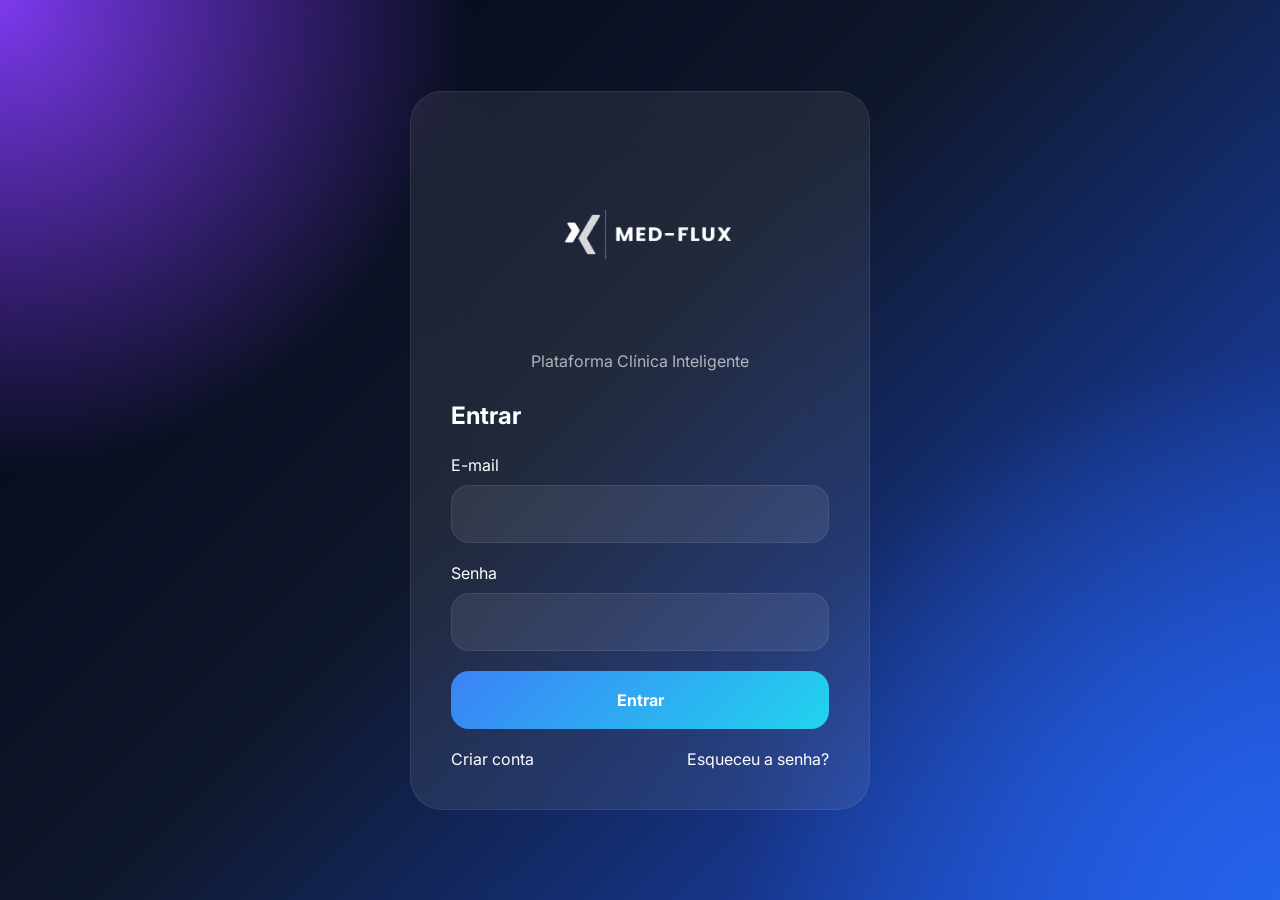
<file: index.html>
<!DOCTYPE html>
<html lang="pt-br">
<head>

  <meta charset="UTF-8">
  <meta name="viewport" content="width=device-width, initial-scale=1.0">

  <title>MEDFLUX</title>

  <link rel="preconnect" href="https://fonts.googleapis.com">
  <link rel="preconnect" href="https://fonts.gstatic.com" crossorigin>

  <link href="https://fonts.googleapis.com/css2?family=Inter:wght@400;500;600;700;800;900&display=swap" rel="stylesheet">

  <link rel="stylesheet" href="style.css">

</head>
<body>

<div class="auth-container">

  <div class="auth-card">

    <div class="logo">
      <img 
        src="assets/Modern_X_letter_Logo-removebg-preview.png" 
        alt="Logo"
        style="width: 215px; height: 205px;"
      >

      <p>Plataforma Clínica Inteligente</p>
    </div>

    <!-- LOGIN -->

    <div id="loginBox">

      <h2>Entrar</h2>

      <div class="form-group">
        <label>E-mail</label>
        <input type="email" id="loginEmail">
      </div>

      <div class="form-group">
        <label>Senha</label>
        <input type="password" id="loginPassword">
      </div>

      <button onclick="login()" class="primary-btn">
        Entrar
      </button>

      <div class="links">

        <a href="#" onclick="showRegister()">
          Criar conta
        </a>

        <a href="#" onclick="forgotPassword()">
          Esqueceu a senha?
        </a>

      </div>

    </div>

    <!-- REGISTER -->

    <div id="registerBox" style="display:none;">

      <h2>Criar Conta</h2>

      <div class="form-group">
        <label>Nome</label>
        <input type="text" id="registerName">
      </div>

      <div class="form-group">
        <label>E-mail</label>
        <input type="email" id="registerEmail">
      </div>

      <div class="form-group">
        <label>Senha</label>
        <input type="password" id="registerPassword">
      </div>

      <div class="form-group">

        <label>Tipo de Conta</label>

        <select id="registerRole">

          <option value="patient">
            Paciente
          </option>

          <option value="doctor">
            Médico
          </option>

        </select>

      </div>

      <button onclick="register()" class="primary-btn">
        Criar Conta
      </button>

      <div class="links">

        <a href="#" onclick="showLogin()">
          Já possui conta?
        </a>

      </div>

    </div>

  </div>

</div>

<script src="script.js"></script>

</body>
</html>
</file>
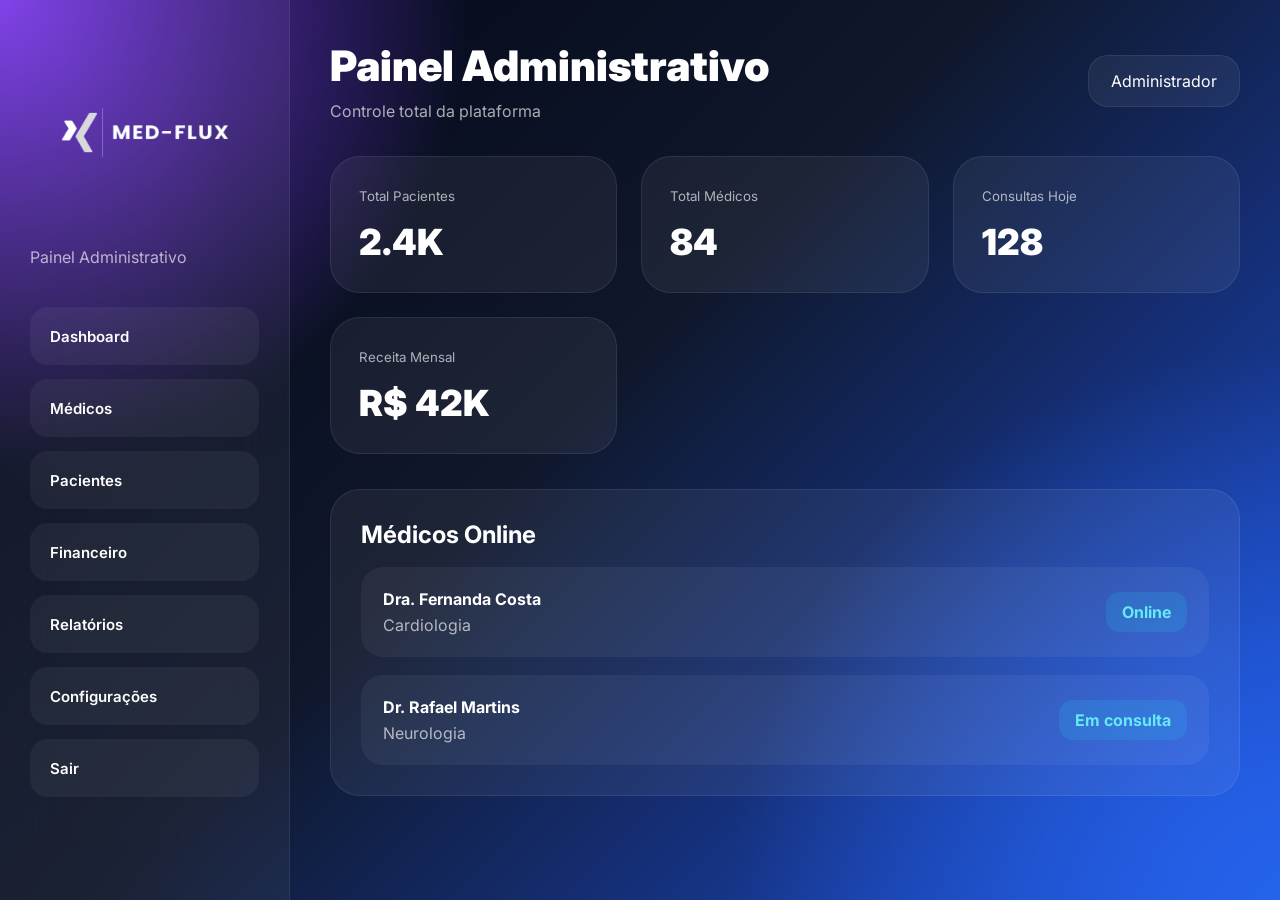
<file: admin.html>
<!DOCTYPE html>
<html lang="pt-br">
<head>

<meta charset="UTF-8">
<meta name="viewport" content="width=device-width, initial-scale=1.0">

<title>Administrador • MEDFLUX</title>

<link rel="preconnect" href="https://fonts.googleapis.com">
<link rel="preconnect" href="https://fonts.gstatic.com" crossorigin>

<link href="https://fonts.googleapis.com/css2?family=Inter:wght@400;500;600;700;800;900&display=swap" rel="stylesheet">
<link rel="stylesheet" href="admin-js-css/admin.css">
</head>
<body>

<div class="dashboard">

  <!-- SIDEBAR -->

  <aside class="sidebar">

    <div class="logo">

      <img src="assets/Modern_X_letter_Logo-removebg-preview.png" alt="" style="width: 215px; height: 205px;">
      <p>Painel Administrativo</p>

    </div>

    <div class="menu">

      <button onclick="showPage('dashboard')">
        Dashboard
      </button>

      <button onclick="showPage('doctors')">
        Médicos
      </button>

      <button onclick="showPage('patients')">
        Pacientes
      </button>

      <button onclick="showPage('finance')">
        Financeiro
      </button>

      <button onclick="showPage('reports')">
        Relatórios
      </button>

      <button onclick="showPage('settings')">
        Configurações
      </button>

      <button onclick="logout()">
        Sair
      </button>

    </div>

  </aside>

  <!-- MAIN -->

  <main class="main">

    <!-- DASHBOARD -->

    <section id="dashboardPage" class="page">

      <div class="topbar">

        <div>

          <h1>
            Painel Administrativo
          </h1>

          <p>
            Controle total da plataforma
          </p>

        </div>

        <div class="profile">
          Administrador
        </div>

      </div>

      <div class="cards">

        <div class="card">
          <small>Total Pacientes</small>
          <h2>2.4K</h2>
        </div>

        <div class="card">
          <small>Total Médicos</small>
          <h2>84</h2>
        </div>

        <div class="card">
          <small>Consultas Hoje</small>
          <h2>128</h2>
        </div>

        <div class="card">
          <small>Receita Mensal</small>
          <h2>R$ 42K</h2>
        </div>

      </div>

      <div class="box">

        <h2>Médicos Online</h2>

        <div class="item">

          <div>

            <strong>Dra. Fernanda Costa</strong>
            <p>Cardiologia</p>

          </div>

          <div class="status">
            Online
          </div>

        </div>

        <div class="item">

          <div>

            <strong>Dr. Rafael Martins</strong>
            <p>Neurologia</p>

          </div>

          <div class="status">
            Em consulta
          </div>

        </div>

      </div>

    </section>

    <!-- MÉDICOS -->

    <section id="doctorsPage" class="page hidden">

      <h1>Médicos</h1>

      <div class="box">

        <table class="table">

          <tr>
            <th>Nome</th>
            <th>Especialidade</th>
            <th>Status</th>
          </tr>

          <tr>
            <td>Dra. Fernanda Costa</td>
            <td>Cardiologia</td>
            <td>Online</td>
          </tr>

          <tr>
            <td>Dr. Lucas Almeida</td>
            <td>Dermatologia</td>
            <td>Offline</td>
          </tr>

        </table>

      </div>

    </section>

    <!-- PACIENTES -->

    <section id="patientsPage" class="page hidden">

      <h1>Pacientes</h1>

      <div class="box">

        <table class="table">

          <tr>
            <th>Nome</th>
            <th>Última Consulta</th>
            <th>Status</th>
          </tr>

          <tr>
            <td>João Silva</td>
            <td>12/05/2026</td>
            <td>Ativo</td>
          </tr>

          <tr>
            <td>Maria Oliveira</td>
            <td>15/05/2026</td>
            <td>Pendente</td>
          </tr>

        </table>

      </div>

    </section>

    <!-- FINANCEIRO -->

    <section id="financePage" class="page hidden">

      <h1>Financeiro</h1>

      <div class="cards">

        <div class="card">
          <small>Receita Total</small>
          <h2>R$ 120K</h2>
        </div>

        <div class="card">
          <small>Pagamentos Pendentes</small>
          <h2>R$ 8K</h2>
        </div>

      </div>

      <div class="box">

        <h2>Últimos Pagamentos</h2>

        <div class="item">

          <div>

            <strong>João Silva</strong>
            <p>Consulta Cardiológica</p>

          </div>

          <div class="status">
            Pago
          </div>

        </div>

      </div>

    </section>

    <!-- RELATÓRIOS -->

    <section id="reportsPage" class="page hidden">

      <h1>Relatórios</h1>

      <div class="box">

        <div class="item">

          <div>

            <strong>Relatório Mensal</strong>
            <p>Consultas realizadas no mês</p>

          </div>

          <div class="status">
            PDF
          </div>

        </div>

        <div class="item">

          <div>

            <strong>Relatório Financeiro</strong>
            <p>Receitas da clínica</p>

          </div>

          <div class="status">
            XLSX
          </div>

        </div>

      </div>

    </section>

    <!-- CONFIG -->

    <section id="settingsPage" class="page hidden">

      <h1>Configurações</h1>

      <div class="box">

        <input
          class="input"
          type="text"
          placeholder="Nome da Clínica"
        >

        <input
          class="input"
          type="email"
          placeholder="E-mail da Clínica"
        >

        <input
          class="input"
          type="text"
          placeholder="Telefone"
        >

        <button class="save-btn">
          Salvar Alterações
        </button>

      </div>

    </section>

  </main>

</div>

<script src="admin-js-css/admin.js"></script>

</body>
</html>
</file>
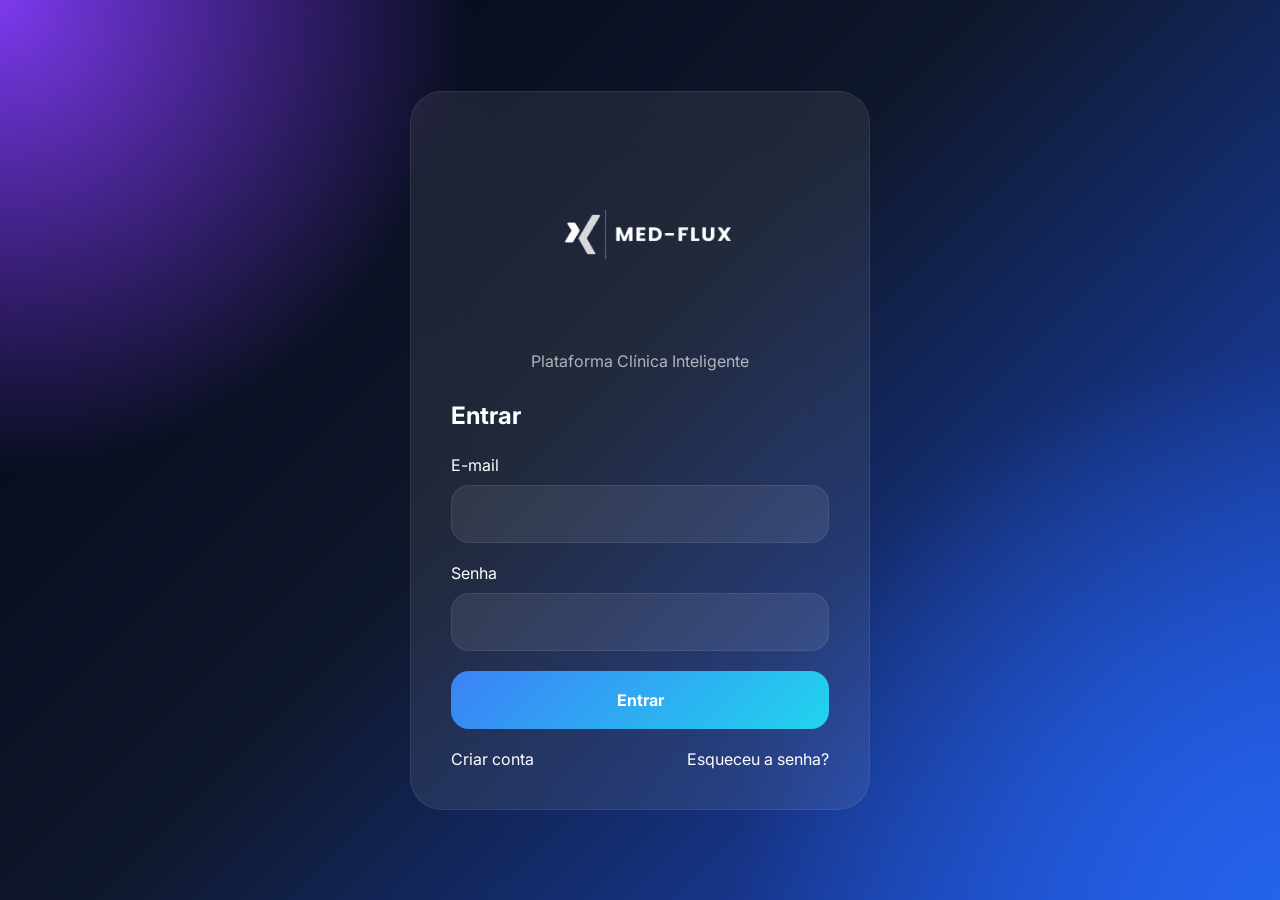
<file: doctor.html>
<!DOCTYPE html>
<html lang="pt-br">

<head>

  <meta charset="UTF-8">
  <meta name="viewport" content="width=device-width, initial-scale=1.0">

  <title>Médico • MEDFLUX</title>

  <link rel="preconnect" href="https://fonts.googleapis.com">
  <link rel="preconnect" href="https://fonts.gstatic.com" crossorigin>

  <link href="https://fonts.googleapis.com/css2?family=Inter:wght@400;500;600;700;800;900&display=swap" rel="stylesheet">

  <link rel="stylesheet" href="doctor-js-css/doctor.css">

</head>

<body>

<div class="dashboard">

  <!-- SIDEBAR -->

  <aside class="sidebar">

    <div class="logo">

      <img
        src="assets/Modern_X_letter_Logo-removebg-preview.png"
        alt="Logo"
      >

      <p>Área Médica</p>

    </div>

    <div class="menu">

      <button class="active-menu" onclick="showPage('dashboard', this)">
        Dashboard
      </button>

      <button onclick="showPage('patients', this)">
        Pacientes
      </button>

      <button onclick="showPage('consultations', this)">
        Consultas
      </button>

      <button onclick="showPage('records', this)">
        Prontuários
      </button>

      <button onclick="showPage('agenda', this)">
        Agenda
      </button>

      <button onclick="showPage('notifications', this)">
        Lembretes
      </button>

      <button class="logout-btn" onclick="logout()">
        Sair
      </button>

    </div>

  </aside>

  <!-- MAIN -->

  <main class="main">

    <!-- DASHBOARD -->

    <section id="dashboardPage" class="page">

      <div class="topbar">

        <div>

          <h1 id="welcomeText">
            Bem-vindo 👨‍⚕️
          </h1>

          <p>
            Gerencie pacientes, consultas e prontuários
          </p>

        </div>

        <div class="profile">

          <div class="profile-circle">
            👨‍⚕️
          </div>

          <div>

            <strong>Médico</strong>

            <p>MEDFLUX</p>

          </div>

        </div>

      </div>

      <!-- CARDS -->

      <div class="cards">

        <div class="card">

          <small>Consultas Agendadas</small>

          <h2 id="todayConsultations">
            0
          </h2>

        </div>

        <div class="card">

          <small>Pacientes Ativos</small>

          <h2 id="activePatients">
            0
          </h2>

        </div>

        <div class="card">

          <small>Prontuários</small>

          <h2 id="recordsCount">
            0
          </h2>

        </div>

        <div class="card">

          <small>Próxima Consulta</small>

          <h2 id="nextConsultation">
            Nenhuma
          </h2>

        </div>

      </div>

      <!-- CONSULTAS DO DIA -->

      <div class="box">

        <div class="box-title">

          <h2>Consultas do Dia</h2>

          <span>Hoje</span>

        </div>

        <div id="todayConsultationsContainer"></div>

      </div>

    </section>

    <!-- PACIENTES -->

    <section id="patientsPage" class="page hidden">

      <div class="page-header">

        <h1>Pacientes</h1>

      </div>

      <div class="search-box">

        <input
          type="text"
          placeholder="Buscar paciente..."
          id="patientSearch"
        >

      </div>

      <div class="box" id="patientsContainer"></div>

    </section>

    <!-- CONSULTAS -->

    <section id="consultationsPage" class="page hidden">

      <div class="page-header">

        <h1>Consultas</h1>

      </div>

      <div class="box" id="consultationsContainer"></div>

    </section>

    <!-- PRONTUÁRIOS -->

    <section id="recordsPage" class="page hidden">

      <h1>Prontuários</h1>

      <div id="recordsContainer"></div>

    </section>

    <!-- AGENDA -->

    <section id="agendaPage" class="page hidden">

      <div class="page-header">

        <h1>Agenda Médica</h1>

      </div>

      <div class="box">

        <div class="calendar-header">

          <span>Dom</span>
          <span>Seg</span>
          <span>Ter</span>
          <span>Qua</span>
          <span>Qui</span>
          <span>Sex</span>
          <span>Sáb</span>

        </div>

        <div class="calendar" id="calendar"></div>

      </div>

    </section>

    <!-- LEMBRETES -->

    <section id="notificationsPage" class="page hidden">

      <h1>Lembretes Automáticos</h1>

      <div class="box" id="notificationsContainer"></div>

    </section>

  </main>

</div>

<script src="doctor-js-css/doctor.js"></script>

</body>
</html>
</file>
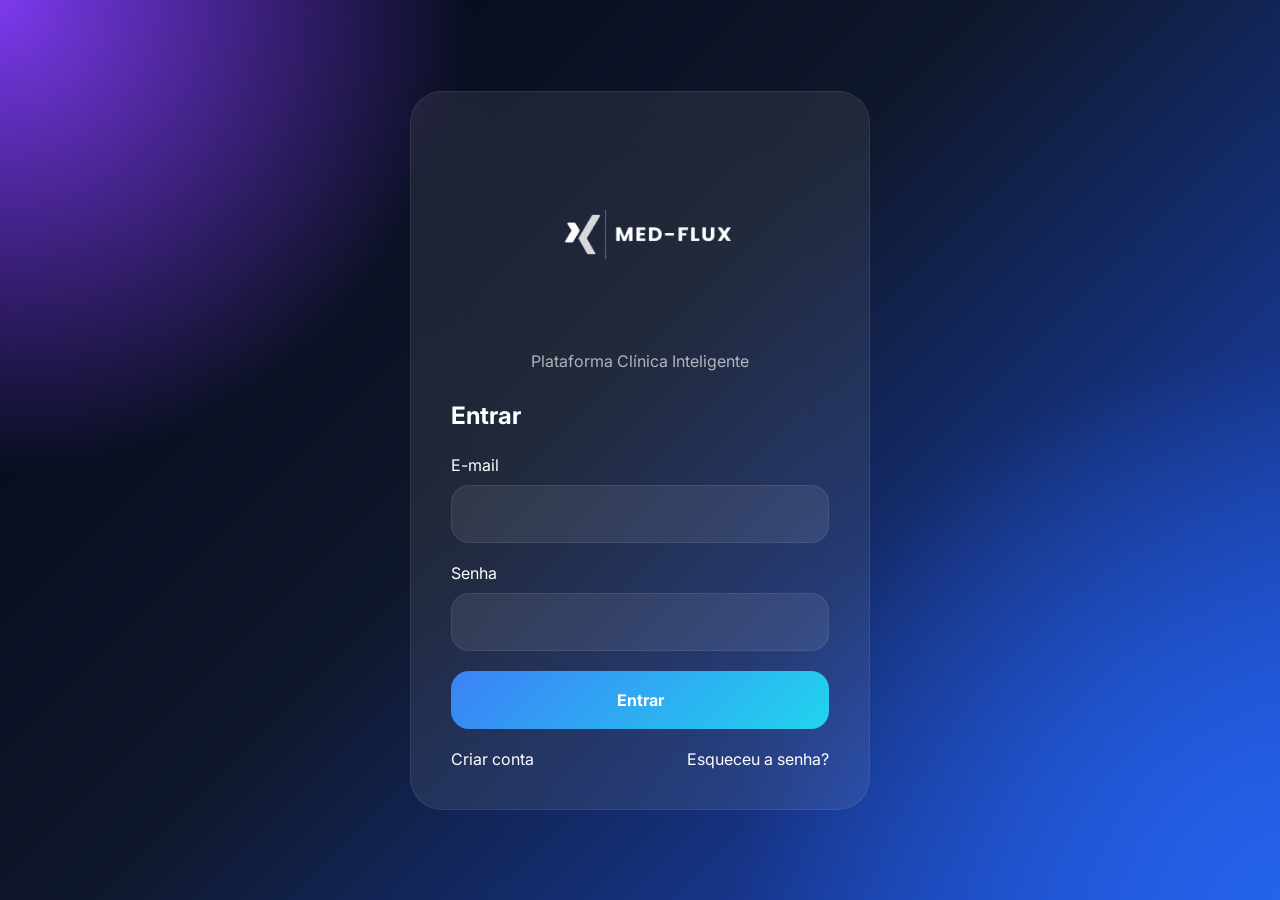
<file: patient.html>
<!DOCTYPE html>
<html lang="pt-br">

<head>

  <meta charset="UTF-8">
  <meta name="viewport" content="width=device-width, initial-scale=1.0">

  <title>Área do Paciente • MEDFLUX</title>

  <link rel="preconnect" href="https://fonts.googleapis.com">
  <link rel="preconnect" href="https://fonts.gstatic.com" crossorigin>

  <link href="https://fonts.googleapis.com/css2?family=Inter:wght@400;500;600;700;800;900&display=swap"
    rel="stylesheet">

  <link rel="stylesheet" href="patient-js-css/patient.css">

</head>

<body>

  <div class="dashboard">

    <aside class="sidebar">

      <div class="logo">

        <img src="assets/Modern_X_letter_Logo-removebg-preview.png"
          style="width:215px;height:205px;">

        <p>Área do Paciente</p>

      </div>

      <div class="menu">

        <button onclick="openDashboard()">
          Dashboard
        </button>

        <button onclick="openModal()">
          Agendar Consulta
        </button>

        <button onclick="openMinhasConsultas()">
          Minhas Consultas
        </button>

        <button onclick="openExames()">
          Exames
        </button>

        <button onclick="openHistorico()">
          Histórico
        </button>

        <button onclick="logout()">
          Sair
        </button>

      </div>

    </aside>

    <main class="main">

      <div class="topbar">

        <div class="welcome">

          <h1 id="welcomeText">
            Bem-vindo 👋
          </h1>

          <p>
            Gerencie suas consultas e exames
          </p>

        </div>

        <div class="profile">
          Paciente
        </div>

      </div>

      <section class="cards">

        <div class="card">

          <small>Próxima Consulta</small>

          <h2 id="nextConsult">
            Nenhuma
          </h2>

        </div>

        <div class="card">

          <small>Consultas no mês</small>

          <h2 id="monthConsults">
            0
          </h2>

        </div>

        <div class="card">

          <small>Exames Pendentes</small>

          <h2>
            2
          </h2>

        </div>

        <div class="card">

          <small>Consultas Realizadas</small>

          <h2 id="doneConsults">
            0
          </h2>

        </div>

      </section>

      <section class="content">

        <div class="consultas">

          <div class="consultas-top">

            <h2>Próximas Consultas</h2>

            <button onclick="openModal()">
              + Agendar
            </button>

          </div>

          <div id="consultasContainer">

            <p style="color:rgba(255,255,255,0.65)">
              Nenhuma consulta marcada
            </p>

          </div>

        </div>

        <div class="calendar-box">

          <h2>Calendário</h2>

          <div class="calendar" id="calendar"></div>

        </div>

      </section>

    </main>

  </div>

  <!-- MODAL AGENDAR -->

  <div class="modal" id="modal">

    <div class="modal-content">

      <h2>Agendar Consulta</h2>

      <div class="form-group">

        <label>Especialidade</label>

        <select id="speciality">

          <option>Cardiologia</option>
          <option>Dermatologia</option>
          <option>Neurologia</option>
          <option>Pediatria</option>
          <option>Ortopedia</option>

        </select>

      </div>

      <div class="form-group">

        <label>Médico</label>

        <select id="doctor">

          <option>Dr. Lucas Almeida</option>
          <option>Dra. Fernanda Costa</option>
          <option>Dr. Rafael Martins</option>

        </select>

      </div>

      <div class="form-group">

        <label>Tipo de Consulta</label>

        <select id="type">

          <option>Online</option>
          <option>Presencial</option>

        </select>

      </div>

      <div class="form-group">

        <label>Data</label>

        <input type="date" id="date">

      </div>

      <div class="form-group">

        <label>Horário</label>

        <select id="time"></select>

      </div>

      <button onclick="scheduleConsultation()">
        Confirmar Consulta
      </button>

      <button onclick="closeModal()" class="close-btn">
        Fechar
      </button>

    </div>

  </div>

  <!-- HISTÓRICO -->

  <div class="modal" id="historicoModal">

    <div class="modal-content">

      <h2>Histórico de Consultas</h2>

      <div id="historicoContainer"></div>

      <button onclick="closeHistorico()" class="close-btn">
        Fechar
      </button>

    </div>

  </div>

  <!-- MINHAS CONSULTAS -->

  <div class="modal" id="consultasModal">

    <div class="modal-content">

      <h2>Minhas Consultas</h2>

      <div id="minhasConsultasContainer"></div>

      <button onclick="closeMinhasConsultas()" class="close-btn">
        Fechar
      </button>

    </div>

  </div>

  <!-- EXAMES -->

  <div class="modal" id="examesModal">

    <div class="modal-content">

      <h2>Meus Exames</h2>

      <div id="examesContainer">

        <div class="historico-item">

          <h3>Hemograma Completo</h3>

          <p>📅 12/05/2026</p>

          <p>Laboratório Central</p>

          <div class="historico-status">
            Disponível
          </div>

        </div>

      </div>

      <button onclick="closeExames()" class="close-btn">
        Fechar
      </button>

    </div>

  </div>

  <!-- TOAST -->

  <div id="toast"></div>

  <script src="patient-js-css/patient.js"></script>

</body>

</html>
</file>
<file: style.css>
*{
  margin:0;
  padding:0;
  box-sizing:border-box;
  font-family:'Inter',sans-serif;
}

body{
  min-height:100vh;

  display:flex;
  justify-content:center;
  align-items:center;

  background:
  radial-gradient(circle at top left,#7c3aed 0%,transparent 30%),
  radial-gradient(circle at bottom right,#2563eb 0%,transparent 35%),
  linear-gradient(135deg,#020617 0%,#0f172a 45%,#1d4ed8 100%);

  color:white;
}

.auth-container{
  width:100%;
  max-width:500px;
  padding:20px;
}

.auth-card{

  background:rgba(255,255,255,0.08);

  border:1px solid rgba(255,255,255,0.08);

  backdrop-filter:blur(30px);

  border-radius:32px;

  padding:40px;
}

.logo{
  text-align:center;
  margin-bottom:30px;
}

.logo h1{
  font-size:42px;
  font-weight:900;
}

.logo p{
  margin-top:10px;
  color:rgba(255,255,255,0.65);
}

h2{
  margin-bottom:25px;
}

.form-group{
  margin-bottom:20px;
}

.form-group label{
  display:block;
  margin-bottom:10px;
}

.form-group input,
.form-group select{

  width:100%;
  height:58px;

  border:none;
  outline:none;

  border-radius:18px;

  background:rgba(255,255,255,0.08);

  border:1px solid rgba(255,255,255,0.08);

  padding:0 18px;

  color:white;
}

option{
  color:black;
}

.primary-btn{

  width:100%;
  height:58px;

  border:none;

  border-radius:18px;

  background:linear-gradient(
    135deg,
    #3b82f6,
    #22d3ee
  );

  color:white;

  font-size:16px;
  font-weight:700;

  cursor:pointer;
}

.links{

  margin-top:20px;

  display:flex;
  justify-content:space-between;
}

.links a{
  color:white;
  text-decoration:none;
}
</file>
<file: admin-js-css/admin.css>
*{
  margin:0;
  padding:0;
  box-sizing:border-box;
  font-family:'Inter',sans-serif;
}

body{

  min-height:100vh;

  background:
  radial-gradient(circle at top left,#7c3aed 0%,transparent 30%),
  radial-gradient(circle at bottom right,#2563eb 0%,transparent 35%),
  linear-gradient(135deg,#020617 0%,#0f172a 45%,#1d4ed8 100%);

  color:white;
}

.dashboard{
  display:flex;
  min-height:100vh;
}

/* SIDEBAR */

.sidebar{

  width:290px;

  background:rgba(255,255,255,0.05);

  border-right:1px solid rgba(255,255,255,0.08);

  backdrop-filter:blur(30px);

  padding:30px;
}

.logo h1{
  font-size:38px;
  font-weight:900;
}

.logo p{
  margin-top:8px;
  color:rgba(255,255,255,0.65);
}

.menu{

  margin-top:40px;

  display:flex;
  flex-direction:column;
  gap:14px;
}

.menu button{

  height:58px;

  border:none;
  border-radius:18px;

  background:rgba(255,255,255,0.05);

  color:white;

  text-align:left;

  padding:0 20px;

  cursor:pointer;

  transition:0.3s;

  font-size:15px;
  font-weight:600;
}

.menu button:hover{

  background:rgba(59,130,246,0.25);

  transform:translateX(5px);
}

/* MAIN */

.main{
  flex:1;
  padding:40px;
}

.page{
  display:block;
}

.hidden{
  display:none;
}

/* TOPBAR */

.topbar{

  display:flex;
  justify-content:space-between;
  align-items:center;

  margin-bottom:35px;
}

.topbar h1{

  font-size:42px;
  font-weight:900;
}

.topbar p{

  margin-top:10px;
  color:rgba(255,255,255,0.65);
}

.profile{

  background:rgba(255,255,255,0.06);

  border:1px solid rgba(255,255,255,0.08);

  padding:15px 22px;

  border-radius:20px;
}

/* CARDS */

.cards{

  display:grid;
  grid-template-columns:repeat(auto-fit,minmax(230px,1fr));

  gap:24px;

  margin-bottom:35px;
}

.card{

  background:rgba(255,255,255,0.06);

  border:1px solid rgba(255,255,255,0.08);

  border-radius:30px;

  padding:28px;
}

.card small{
  color:rgba(255,255,255,0.65);
}

.card h2{

  margin-top:15px;

  font-size:36px;
  font-weight:900;
}

/* BOXES */

.box{

  background:rgba(255,255,255,0.06);

  border:1px solid rgba(255,255,255,0.08);

  border-radius:30px;

  padding:30px;

  margin-top:25px;
}

.item{

  background:rgba(255,255,255,0.05);

  border-radius:22px;

  padding:22px;

  margin-top:18px;

  display:flex;
  justify-content:space-between;
  align-items:center;
}

.item p{

  color:rgba(255,255,255,0.65);

  margin-top:6px;
}

.status{

  padding:10px 16px;

  border-radius:14px;

  background:rgba(34,211,238,0.15);

  color:#67e8f9;

  font-weight:700;
}

.table{

  width:100%;
  margin-top:20px;
  border-collapse:collapse;
}

.table th,
.table td{

  padding:16px;
  text-align:left;
}

.table tr{

  border-bottom:1px solid rgba(255,255,255,0.08);
}

.input{

  width:100%;
  height:56px;

  border:none;
  outline:none;

  border-radius:18px;

  padding:0 18px;

  margin-top:16px;

  background:rgba(255,255,255,0.06);

  border:1px solid rgba(255,255,255,0.08);

  color:white;
}

.save-btn{

  width:100%;
  height:58px;

  border:none;
  border-radius:18px;

  margin-top:20px;

  background:linear-gradient(
    135deg,
    #3b82f6,
    #22d3ee
  );

  color:white;

  font-weight:700;

  cursor:pointer;
}

@media(max-width:1000px){

  .dashboard{
    flex-direction:column;
  }

  .sidebar{
    width:100%;
  }

}
</file>
<file: doctor-js-css/doctor.css>
*{
  margin:0;
  padding:0;
  box-sizing:border-box;
  font-family:'Inter',sans-serif;
}

body{

  min-height:100vh;

  background:
  radial-gradient(circle at top left,#7c3aed 0%,transparent 30%),
  radial-gradient(circle at bottom right,#2563eb 0%,transparent 35%),
  linear-gradient(135deg,#020617 0%,#0f172a 45%,#1d4ed8 100%);

  color:white;
}

.dashboard{
  display:flex;
  min-height:100vh;
}

/* SIDEBAR */

.sidebar{

  width:300px;

  background:rgba(255,255,255,0.05);

  border-right:1px solid rgba(255,255,255,0.08);

  backdrop-filter:blur(30px);

  padding:30px;
}

.logo{
  text-align:center;
}

.logo img{
  width:180px;
}

.logo p{

  margin-top:-20px;

  color:rgba(255,255,255,0.7);

  font-size:15px;
}

.menu{

  margin-top:40px;

  display:flex;
  flex-direction:column;

  gap:14px;
}

.menu button{

  height:58px;

  border:none;
  border-radius:18px;

  background:rgba(255,255,255,0.05);

  color:white;

  text-align:left;

  padding:0 22px;

  cursor:pointer;

  transition:0.3s;

  font-size:15px;
  font-weight:600;
}

.menu button:hover{

  background:rgba(59,130,246,0.25);

  transform:translateX(5px);
}

.active-menu{

  background:linear-gradient(
    135deg,
    #3b82f6,
    #22d3ee
  ) !important;
}

.logout-btn{

  margin-top:30px;

  background:rgba(239,68,68,0.15)!important;
}

/* MAIN */

.main{

  flex:1;

  padding:40px;
}

.page{
  display:block;
}

.hidden{
  display:none;
}

/* TOPBAR */

.topbar{

  display:flex;

  justify-content:space-between;

  align-items:center;

  margin-bottom:35px;
}

.topbar h1{

  font-size:42px;

  font-weight:900;
}

.topbar p{

  margin-top:10px;

  color:rgba(255,255,255,0.65);
}

.profile{

  display:flex;

  align-items:center;

  gap:15px;

  background:rgba(255,255,255,0.06);

  border:1px solid rgba(255,255,255,0.08);

  padding:15px 20px;

  border-radius:20px;
}

.profile-circle{

  width:50px;
  height:50px;

  border-radius:50%;

  display:flex;
  justify-content:center;
  align-items:center;

  background:linear-gradient(
    135deg,
    #3b82f6,
    #22d3ee
  );
}

/* CARDS */

.cards{

  display:grid;

  grid-template-columns:
  repeat(auto-fit,minmax(220px,1fr));

  gap:24px;

  margin-bottom:35px;
}

.card{

  background:rgba(255,255,255,0.06);

  border:1px solid rgba(255,255,255,0.08);

  border-radius:30px;

  padding:28px;

  transition:0.3s;
}

.card:hover{
  transform:translateY(-6px);
}

.card small{
  color:rgba(255,255,255,0.65);
}

.card h2{

  margin-top:15px;

  font-size:36px;

  font-weight:900;
}

/* BOX */

.box{

  background:rgba(255,255,255,0.06);

  border:1px solid rgba(255,255,255,0.08);

  border-radius:30px;

  padding:30px;

  margin-top:25px;
}

.box-title{

  display:flex;

  justify-content:space-between;

  align-items:center;

  margin-bottom:20px;
}

.box-title span{

  background:rgba(59,130,246,0.2);

  color:#93c5fd;

  padding:8px 14px;

  border-radius:12px;

  font-size:14px;
}

/* ITEMS */

.item{

  background:rgba(255,255,255,0.05);

  border-radius:22px;

  padding:22px;

  margin-top:18px;

  display:flex;

  justify-content:space-between;

  align-items:center;

  gap:20px;
}

.item p{

  color:rgba(255,255,255,0.65);

  margin-top:6px;
}

.status{

  padding:10px 16px;

  border-radius:14px;

  background:rgba(34,211,238,0.15);

  color:#67e8f9;

  font-weight:700;
}

/* BUTTONS */

.add-btn,
.save-btn,
.mini-btn{

  border:none;

  cursor:pointer;

  font-weight:700;

  color:white;

  transition:0.3s;
}

.add-btn,
.save-btn{

  background:linear-gradient(
    135deg,
    #3b82f6,
    #22d3ee
  );
}

.add-btn{

  height:50px;

  padding:0 24px;

  border-radius:16px;
}

.save-btn{

  width:100%;

  height:58px;

  border-radius:18px;

  margin-top:20px;
}

.mini-btn{

  height:42px;

  padding:0 18px;

  border-radius:12px;

  background:rgba(59,130,246,0.2);
}

.add-btn:hover,
.save-btn:hover,
.mini-btn:hover{

  transform:scale(1.03);
}

/* PAGE HEADER */

.page-header{

  display:flex;

  justify-content:space-between;

  align-items:center;
}

/* SEARCH */

.search-box{

  margin-top:25px;
}

.search-box input{

  width:100%;

  height:58px;

  border:none;

  outline:none;

  border-radius:18px;

  background:rgba(255,255,255,0.06);

  border:1px solid rgba(255,255,255,0.08);

  padding:0 20px;

  color:white;
}

/* FORM */

.select-input,
textarea{

  width:100%;

  border:none;

  outline:none;

  resize:none;

  margin-top:12px;

  margin-bottom:20px;

  border-radius:20px;

  background:rgba(255,255,255,0.06);

  border:1px solid rgba(255,255,255,0.08);

  padding:20px;

  color:white;
}

.select-input{
  height:58px;
}

textarea{
  height:170px;
}

label{

  display:block;

  margin-top:15px;

  margin-bottom:5px;

  font-weight:600;
}

/* CALENDAR */

.calendar-header{

  display:grid;

  grid-template-columns:repeat(7,1fr);

  text-align:center;

  margin-bottom:15px;

  color:rgba(255,255,255,0.6);
}

.calendar{

  display:grid;

  grid-template-columns:repeat(7,1fr);

  gap:10px;
}

.day{

  aspect-ratio:1/1;

  border-radius:16px;

  background:rgba(255,255,255,0.05);

  display:flex;

  justify-content:center;

  align-items:center;

  cursor:pointer;

  transition:0.3s;
}

.day:hover{
  transform:scale(1.05);
}

.active{

  background:linear-gradient(
    135deg,
    #3b82f6,
    #22d3ee
  );
}

/* RESPONSIVO */

@media(max-width:1000px){

  .dashboard{
    flex-direction:column;
  }

  .sidebar{
    width:100%;
  }

  .main{
    padding:25px;
  }

  .topbar{

    flex-direction:column;

    align-items:flex-start;

    gap:20px;
  }

  .page-header{

    flex-direction:column;

    align-items:flex-start;

    gap:20px;
  }

  .item{

    flex-direction:column;

    align-items:flex-start;
  }

  .calendar,
  .calendar-header{

    grid-template-columns:repeat(4,1fr);
  }

}
</file>
<file: patient-js-css/patient.css>
*{
  margin:0;
  padding:0;
  box-sizing:border-box;
  font-family:'Inter',sans-serif;
}

body{

  min-height:100vh;

  background:
  radial-gradient(circle at top left,#7c3aed 0%,transparent 30%),
  radial-gradient(circle at bottom right,#2563eb 0%,transparent 35%),
  linear-gradient(135deg,#020617 0%,#0f172a 45%,#1d4ed8 100%);

  color:white;
}

.dashboard{
  display:flex;
  min-height:100vh;
}

.sidebar{

  width:290px;

  background:rgba(255,255,255,0.05);

  border-right:1px solid rgba(255,255,255,0.08);

  backdrop-filter:blur(30px);

  padding:30px;
}

.logo p{

  margin-top:8px;

  color:rgba(255,255,255,0.65);
}

.menu{

  margin-top:40px;

  display:flex;
  flex-direction:column;
  gap:14px;
}

.menu button{

  height:58px;

  border:none;
  border-radius:18px;

  background:rgba(255,255,255,0.05);

  color:white;

  text-align:left;

  padding:0 20px;

  cursor:pointer;

  transition:0.3s;
}

.menu button:hover{

  background:rgba(59,130,246,0.25);

  transform:translateX(5px);
}

.main{
  flex:1;
  padding:40px;
}

.topbar{

  display:flex;
  justify-content:space-between;
  align-items:center;

  margin-bottom:35px;
}

.welcome h1{

  font-size:42px;
  font-weight:900;
}

.welcome p{

  margin-top:10px;

  color:rgba(255,255,255,0.65);
}

.profile{

  background:rgba(255,255,255,0.06);

  border:1px solid rgba(255,255,255,0.08);

  padding:15px 22px;

  border-radius:20px;
}

.cards{

  display:grid;
  grid-template-columns:repeat(auto-fit,minmax(230px,1fr));

  gap:24px;

  margin-bottom:35px;
}

.card{

  background:rgba(255,255,255,0.06);

  border:1px solid rgba(255,255,255,0.08);

  backdrop-filter:blur(20px);

  border-radius:30px;

  padding:28px;
}

.card small{
  color:rgba(255,255,255,0.65);
}

.card h2{

  margin-top:15px;

  font-size:36px;
  font-weight:900;
}

.content{

  display:grid;
  grid-template-columns:2fr 1fr;

  gap:24px;
}

.consultas,
.calendar-box{

  background:rgba(255,255,255,0.06);

  border:1px solid rgba(255,255,255,0.08);

  border-radius:30px;

  padding:30px;
}

.consultas-top{

  display:flex;
  justify-content:space-between;
  align-items:center;

  margin-bottom:25px;
}

.consultas-top button{

  height:56px;

  border:none;
  border-radius:18px;

  padding:0 22px;

  background:linear-gradient(
    135deg,
    #3b82f6,
    #22d3ee
  );

  color:white;

  font-weight:700;

  cursor:pointer;
}

.consulta-item,
.historico-item{

  background:rgba(255,255,255,0.05);

  border:1px solid rgba(255,255,255,0.05);

  border-radius:24px;

  padding:22px;

  margin-bottom:16px;
}

.consulta-item{

  display:flex;
  justify-content:space-between;
  align-items:center;
}

.consulta-item p,
.historico-item p{

  color:rgba(255,255,255,0.65);

  margin-top:5px;
}

.status,
.historico-status{

  padding:10px 16px;

  border-radius:14px;

  background:rgba(34,211,238,0.15);

  color:#67e8f9;

  font-weight:700;
}

.calendar{

  display:grid;
  grid-template-columns:repeat(7,1fr);

  gap:10px;

  margin-top:20px;
}

.day{

  aspect-ratio:1/1;

  border-radius:14px;

  background:rgba(255,255,255,0.05);

  display:flex;
  justify-content:center;
  align-items:center;
}

.active-day{

  background:linear-gradient(
    135deg,
    #3b82f6,
    #22d3ee
  );
}

.modal{

  position:fixed;
  inset:0;

  background:rgba(0,0,0,0.5);

  display:none;
  justify-content:center;
  align-items:center;

  z-index:999;
}

.modal-content{

  width:100%;
  max-width:520px;

  background:#0f172a;

  border:1px solid rgba(255,255,255,0.08);

  border-radius:30px;

  padding:35px;
}

.modal-content h2{

  margin-bottom:25px;
}

.form-group{

  margin-bottom:20px;
}

.form-group label{

  display:block;

  margin-bottom:10px;
}

.form-group select,
.form-group input{

  width:100%;
  height:58px;

  border:none;
  outline:none;

  border-radius:18px;

  background:rgba(255,255,255,0.06);

  border:1px solid rgba(255,255,255,0.08);

  padding:0 18px;

  color:white;
}

option{
  color:black;
}

.modal button{

  width:100%;
  height:58px;

  border:none;
  border-radius:18px;

  margin-top:10px;

  background:linear-gradient(
    135deg,
    #3b82f6,
    #22d3ee
  );

  color:white;

  font-weight:700;

  cursor:pointer;
}

.close-btn{

  background:rgba(255,255,255,0.08)!important;
}

.cancel-btn{

  border:none;

  background:#ef4444;

  color:white;

  padding:10px 14px;

  border-radius:12px;

  cursor:pointer;

  font-weight:700;
}

#toast{

  position:fixed;

  bottom:30px;
  right:30px;

  background:#22c55e;

  color:white;

  padding:18px 22px;

  border-radius:18px;

  font-weight:700;

  opacity:0;

  pointer-events:none;

  transform:translateY(20px);

  transition:0.4s;

  z-index:99999;
}

#toast.show{

  opacity:1;

  transform:translateY(0);
}

.dashboard-highlight{

  animation:pulse 2s infinite;
}

@keyframes pulse{

  0%{
    transform:scale(1);
  }

  50%{
    transform:scale(1.03);
  }

  100%{
    transform:scale(1);
  }

}

@media(max-width:1000px){

  .dashboard{
    flex-direction:column;
  }

  .sidebar{
    width:100%;
  }

  .content{
    grid-template-columns:1fr;
  }

}
</file>
